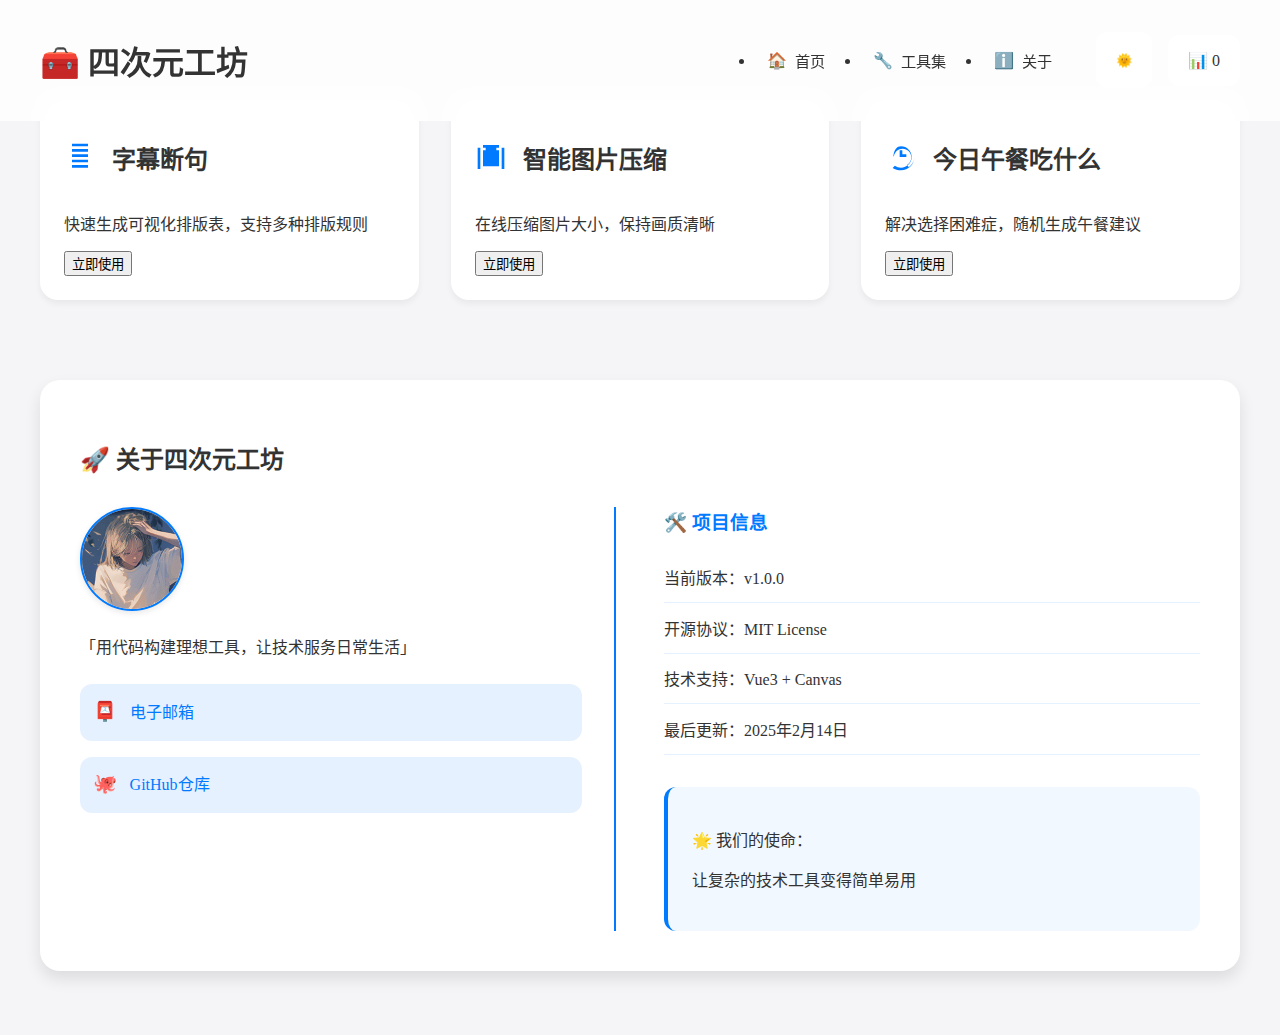
<file: index.html>
<!DOCTYPE html>
<html lang="zh-CN">
<head>
    <meta charset="UTF-8">
    <meta name="viewport" content="width=device-width, initial-scale=1.0">
    <title>四次元工坊</title>
    <link rel="stylesheet" href="styles.css">
</head>
<body>
    <!-- 导航栏 -->
    <nav class="main-nav">
        <div class="nav-container">
            <h1 class="logo">🧰 四次元工坊</h1>
            <div class="nav-group">
                <!-- 主要导航 -->
                <ul class="nav-links">
                    <li><a href="#" class="nav-item home-link">🏠<span class="nav-text">首页</span></a></li>
                    <li><a href="#tools" class="nav-item">🔧<span class="nav-text">工具集</span></a></li>
                    <li><a href="#about" class="nav-item">ℹ️<span class="nav-text">关于</span></a></li>
                </ul>
                
                <!-- 功能控制区 -->
                <div class="nav-controls">
                    <div class="control-item">
                        <button class="theme-toggle">
                            <span class="light-mode">🌞</span>
                            <span class="dark-mode">🌙</span>
                        </button>
                    </div>
                    <div class="control-item stats">
                        <div class="usage-counter">
                            <span class="stats-icon">📈</span>
                            <span class="stats-count">0</span>
                        </div>
                    </div>
                </div>
            </div>
        </div>
    </nav>

    <!-- 工具展示区 -->
    <main class="tool-container">
        <!-- 单个工具卡片 -->
        <article class="tool-card" data-tool="zimupaiban">
            <div class="card-header">
                <svg class="tool-icon" viewBox="0 0 24 24">
                    <path d="M6 2h12v2H6V2zm0 4h12v2H6V6zm0 4h12v2H6v-2zm0 4h12v2H6v-2zm0 4h12v2H6v-2z"/>
                </svg>
                <h2>字幕断句</h2>
            </div>
            <p>快速生成可视化排版表，支持多种排版规则</p>
            <button class="open-tool">立即使用</button>
        </article>

        <!-- 图片压缩工具卡片 -->
        <article class="tool-card" data-tool="tupianyasuo">
            <div class="card-header">
                <svg class="tool-icon" viewBox="0 0 24 24">
                    <path d="M8 5h8v2H8V5zm10 14H6V7h12v12zm0-14H6V3h12v2zM4 21h16V5h2v16H2V5h2v16z"/>
                </svg>
                <h2>智能图片压缩</h2>
            </div>
            <p>在线压缩图片大小，保持画质清晰</p>
            <button class="open-tool">立即使用</button>
        </article>

        <!-- 新增午餐工具卡片 -->
        <article class="tool-card" data-tool="lunch">
            <div class="card-header">
                <svg class="tool-icon" viewBox="0 0 24 24">
                    <path d="M12 2c5.5 0 10 4.5 10 10 0 3.2-1.7 6-4.2 7.6l-1.1-1.8c1.8-1.1 3-3.1 3-5.4 0-3.6-2.9-6.5-6.5-6.5-3.3 0-6 2.4-6.5 5.5H6.3C6.8 6.3 9.1 4 12 4c4.4 0 8 3.6 8 8s-3.6 8-8 8c-1.7 0-3.3-.5-4.6-1.4l-1.7 1.7C7.5 21.5 9.7 22 12 22c5.5 0 10-4.5 10-10S17.5 2 12 2zm-1 5v5h5v-2h-3V7h-2z"/>
                </svg>
                <h2>今日午餐吃什么</h2>
            </div>
            <p>解决选择困难症，随机生成午餐建议</p>
            <button class="open-tool">立即使用</button>
        </article>
    </main>

    <!-- 工具加载容器 -->
    <div class="tool-iframe-container">
        <iframe class="tool-frame" frameborder="0"></iframe>
    </div>

    <!-- 在工具加载容器之后添加 -->
    <section id="about" class="about-section">
        <div class="about-container">
            <h2>🚀 关于四次元工坊</h2>
            <div class="about-content">
                <!-- 开发者信息 -->
                <div class="author-card">
                    <div class="author-header">
                        <img src="images/avatar.jpg" 
                             class="avatar"
                             alt="开发者头像"
                             loading="lazy">
                    </div>
                    <div class="author-bio">
                        <p>「用代码构建理想工具，让技术服务日常生活」</p>
                        <div class="social-links">
                            <a href="mailto:yuxiaobei@example.com" class="social-link">
                                <span class="emoji">📮</span> 电子邮箱
                            </a>
                            <a href="https://github.com/YuXiaobei233" target="_blank" class="social-link">
                                <span class="emoji">🐙</span> GitHub仓库
                            </a>
                        </div>
                    </div>
                </div>

                <!-- 项目信息 -->
                <div class="project-card">
                    <h3>🛠️ 项目信息</h3>
                    <ul class="project-details">
                        <li>当前版本：v1.0.0</li>
                        <li>开源协议：MIT License</li>
                        <li>技术支持：Vue3 + Canvas</li>
                        <li>最后更新：2025年2月14日</li>
                    </ul>
                    <div class="project-slogan">
                        <p>🌟 我们的使命：</p>
                        <p>让复杂的技术工具变得简单易用</p>
                    </div>
                </div>
            </div>
        </div>
    </section>

    <script src="app.js"></script>
</body>
</html>
</file>
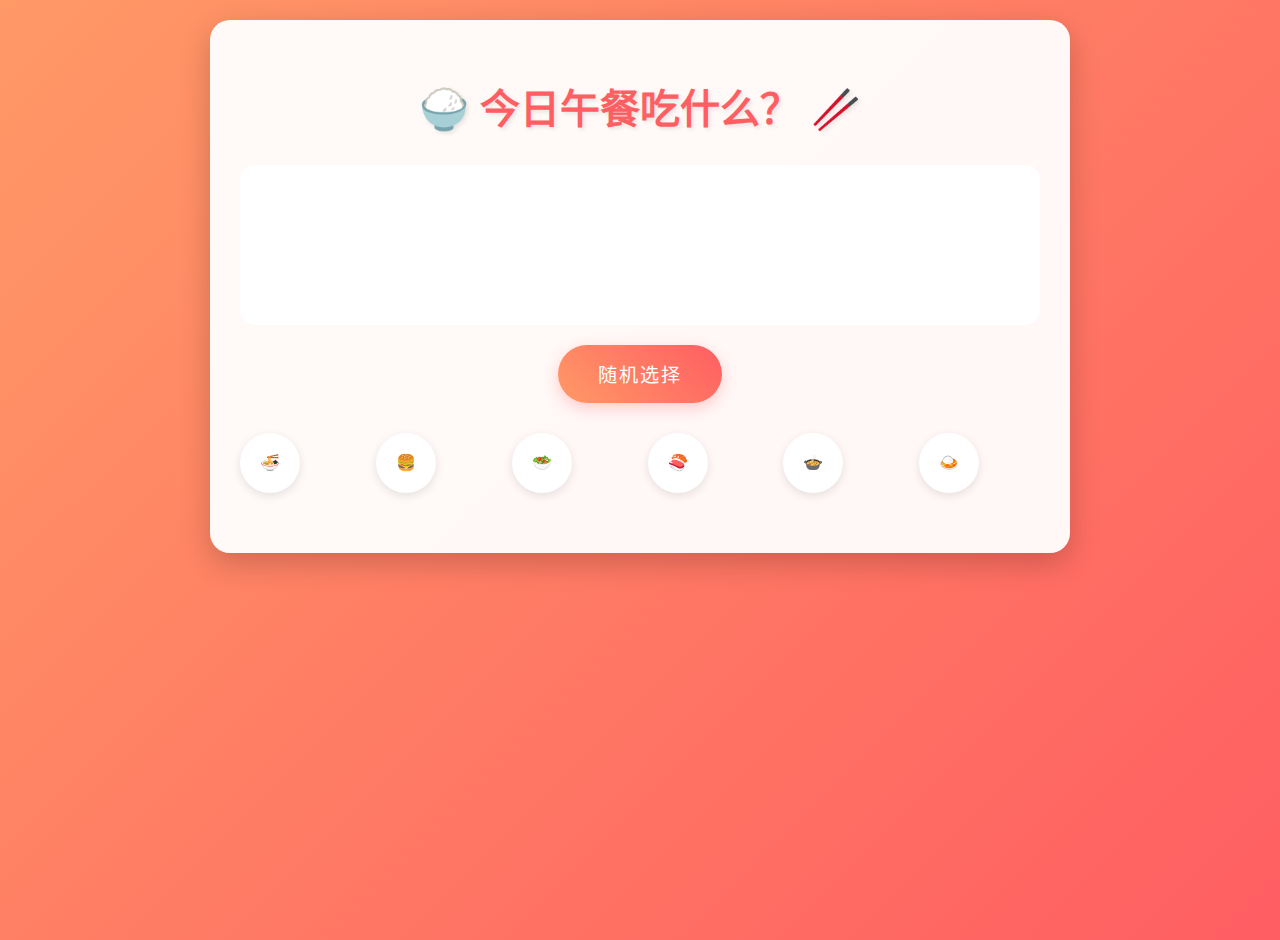
<file: zhongwuchishenmo.html>
<!DOCTYPE html>
<html lang="zh-CN" class="tool-page">
<head>
    <meta charset="UTF-8">
    <meta name="viewport" content="width=device-width, initial-scale=1.0">
    <title>今日午餐吃什么？</title>
    <style>
        /* 独立页面样式 */
        .tool-page body {
            font-family: 'Microsoft YaHei', sans-serif;
            background: linear-gradient(135deg, #ff9966, #ff5e62);
            min-height: 100vh;
            display: flex;
            flex-direction: column;
            align-items: center;
            padding: 20px;
            margin: 0;
        }

        /* 基础样式 */
        body {
            font-family: 'Microsoft YaHei', sans-serif;
            background: linear-gradient(135deg, #ff9966, #ff5e62);
            min-height: 100vh;
            display: flex;
            flex-direction: column;
            align-items: center;
            padding: 20px;
        }

        .container {
            background: rgba(255, 255, 255, 0.95);
            border-radius: 20px;
            padding: 30px;
            box-shadow: 0 10px 30px rgba(0,0,0,0.2);
            max-width: 800px;
            width: 90%;
            text-align: center;
        }

        h1 {
            color: #ff5e62;
            font-size: 2.5em;
            margin-bottom: 30px;
            text-shadow: 2px 2px 4px rgba(0,0,0,0.1);
        }

        /* 食物展示区 */
        .food-display {
            background: #fff;
            border-radius: 15px;
            padding: 20px;
            margin: 20px 0;
            min-height: 120px;
            display: flex;
            align-items: center;
            justify-content: center;
            position: relative;
            overflow: hidden;
        }

        .food-item {
            font-size: 2em;
            color: #333;
            opacity: 0;
            transform: translateY(20px);
            transition: all 0.5s ease;
            position: absolute;
        }

        .food-item.active {
            opacity: 1;
            transform: translateY(0);
        }

        /* 随机按钮 */
        .random-btn {
            background: linear-gradient(45deg, #ff9966, #ff5e62);
            border: none;
            padding: 15px 40px;
            color: white;
            font-size: 1.2em;
            border-radius: 30px;
            cursor: pointer;
            transition: all 0.3s ease;
            box-shadow: 0 5px 15px rgba(255,94,98,0.3);
            text-transform: uppercase;
            letter-spacing: 2px;
        }

        .random-btn:hover {
            transform: scale(1.05);
            box-shadow: 0 8px 20px rgba(255,94,98,0.4);
        }

        .random-btn:active {
            transform: scale(0.95);
        }

        /* 食物图标 */
        .food-icons {
            display: grid;
            grid-template-columns: repeat(auto-fit, minmax(60px, 1fr));
            gap: 15px;
            margin: 30px 0;
        }

        .food-icon {
            width: 60px;
            height: 60px;
            background: #fff;
            border-radius: 50%;
            display: flex;
            align-items: center;
            justify-content: center;
            box-shadow: 0 3px 10px rgba(0,0,0,0.1);
            animation: float 3s ease-in-out infinite;
        }

        @keyframes float {
            0%, 100% { transform: translateY(0); }
            50% { transform: translateY(-10px); }
        }
    </style>
</head>
<body>
    <div class="container">
        <h1>🍚 今日午餐吃什么？ 🥢</h1>
        
        <div class="food-display">
            <div class="food-item" id="foodResult">点击按钮开始随机</div>
        </div>

        <button class="random-btn" onclick="pickFood()">随机选择</button>

        <div class="food-icons">
            <div class="food-icon">🍜</div>
            <div class="food-icon">🍔</div>
            <div class="food-icon">🥗</div>
            <div class="food-icon">🍣</div>
            <div class="food-icon">🍲</div>
            <div class="food-icon">🍛</div>
        </div>
    </div>

    <script>
        const foods = [
            '永和大王', '快餐', '东北大馅水饺', '土豆片夹馍',
            '冒菜', '麻辣拌', '高老庄葫芦头', '朝花里青花椒鱼',
            '利姐酱香面馆', '母鸡汤泡饼', '胡珍珍猪肘饭', '赵记羊杂',
            '赵天琦米线', '正宗裤带面', '面片', '袁家村',
            '新疆大盘鸡', '兰州牛肉面', '石锅饭', '烩饼', '麻食', 
            '砂锅杨', '面皮', '坤姐快餐', '菠菜面', '黄焖鸡',
        ];

        function pickFood() {
            const resultElement = document.getElementById('foodResult');
            resultElement.classList.remove('active');
            
            setTimeout(() => {
                const randomIndex = Math.floor(Math.random() * foods.length);
                resultElement.textContent = foods[randomIndex];
                resultElement.classList.add('active');
            }, 300);
        }
    </script>
</body>
</html>
</file>
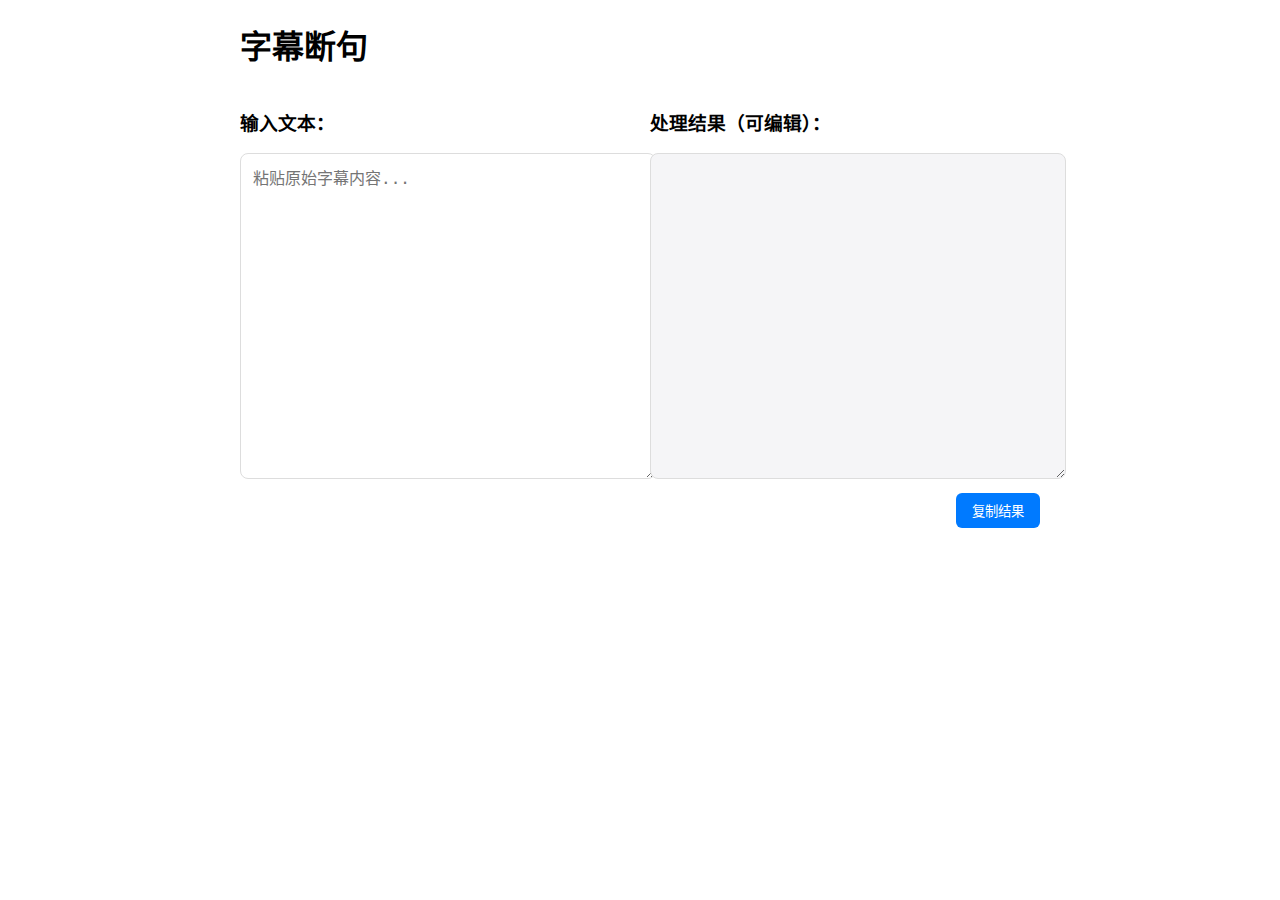
<file: zimupaiban.html>
<!DOCTYPE html>
<html lang="zh-CN">
<head>
    <meta charset="UTF-8">
    <title>字幕断句</title>
    <style>
        /* 符合苹果设计规范的界面样式 */
        body {
            font-family: -apple-system, system-ui;
            max-width: 800px;
            margin: 20px auto;
            padding: 0 20px;
        }
        .container {
            display: grid;
            grid-template-columns: 1fr 1fr;
            gap: 20px;
        }
        textarea {
            width: 100%;
            height: 300px;
            padding: 12px;
            border: 1px solid #ddd;
            border-radius: 8px;
            font-size: 16px;
            line-height: 1.6;
        }
        #preview {
            white-space: pre-wrap;
            background: #f5f5f7;
            padding: 12px;
            border-radius: 8px;
        }
        .editable-result {
            background: white;
            border: 1px solid #ddd;
            resize: vertical; /* 允许垂直调整大小 */
        }
    </style>
</head>
<body>
    <h1>字幕断句</h1>
    <div class="container">
        <div>
            <h3>输入文本：</h3>
            <textarea id="input" placeholder="粘贴原始字幕内容..."></textarea>
        </div>
        <div>
            <h3>处理结果（可编辑）：</h3>
            <textarea id="preview" class="editable-result"></textarea>
            <button id="copyBtn" style="margin-top: 10px; padding: 8px 16px; background: #007AFF; color: white; border: none; border-radius: 6px; cursor: pointer; float: right;">
                复制结果
            </button>
        </div>
    </div>

    <script>
        function processSubtitles(text) {
            // 新增：删除所有空格
            text = text.replace(/\s+/g, '');
            
            const lineBreakers = new Set(['，', '。', '；']);
            let result = '';
            let currentLine = '';

            for (const char of text) {
                if (lineBreakers.has(char)) {
                    result += currentLine + '\n';
                    currentLine = '';
                } else if (char === '？') {
                    currentLine += char;
                    result += currentLine + '\n';
                    currentLine = '';
                } else {
                    currentLine += char;
                }
            }
            return result + currentLine;
        }

        // 修改为同步两个文本框
        const inputArea = document.getElementById('input');
        const previewArea = document.getElementById('preview');
        
        inputArea.addEventListener('input', (e) => {
            previewArea.value = processSubtitles(e.target.value);
        });

        // 新增结果区域编辑同步功能
        previewArea.addEventListener('input', (e) => {
            inputArea.value = e.target.value.replace(/\n/g, '');
        });

        document.getElementById('copyBtn').addEventListener('click', () => {
            const text = document.getElementById('preview').value;
            navigator.clipboard.writeText(text).then(() => {
                alert('复制成功！');
            });
        });
    </script>
</body>
</html>
</file>
<file: styles.css>
:root {
    --primary-color: #007AFF;
    --background: #F5F5F7;
    --card-bg: #FFFFFF;
}

:root.dark {
    --primary-color: #0A84FF;
    --background: #1C1C1E;
    --card-bg: #2C2C2E;
    --text-color: #FFFFFF;
}

body {
    margin: 0;
    font-family: -apple-system, BlinkMacSystemFont, 'Segoe UI', Roboto, Oxygen, Ubuntu, Cantarell;
    background: var(--background);
    color: var(--text-color, #333);
}

/* 导航栏样式 */
.main-nav {
    background: rgba(255,255,255,0.8);
    backdrop-filter: blur(10px);
    position: fixed;
    width: 100%;
    top: 0;
    z-index: 100;
}

.nav-container {
    max-width: 1200px;
    margin: 0 auto;
    padding: 1rem;
    display: flex;
    justify-content: space-between;
    align-items: center;
}

/* 工具卡片布局 */
.tool-container {
    max-width: 1200px;
    margin: 80px auto 2rem;
    padding: 1rem;
    display: grid;
    grid-template-columns: repeat(auto-fit, minmax(300px, 1fr));
    gap: 2rem;
}

.tool-card {
    background: var(--card-bg);
    border-radius: 18px;
    padding: 1.5rem;
    box-shadow: 0 4px 6px rgba(0,0,0,0.05);
    transition: transform 0.2s ease;
    cursor: pointer;
}

.tool-card:hover {
    transform: translateY(-5px);
}

.card-header {
    display: flex;
    align-items: center;
    gap: 1rem;
    margin-bottom: 1rem;
}

.tool-icon {
    width: 32px;
    height: 32px;
    fill: var(--primary-color);
}

/* 工具加载容器 */
.tool-iframe-container {
    position: fixed;
    top: 0;
    left: 0;
    right: 0;
    bottom: 0;
    background: rgba(0,0,0,0.8);
    display: none;
    justify-content: center;
    align-items: center;
    z-index: 1000;
}

.tool-frame {
    width: 90%;
    height: 80%;
    border-radius: 15px;
    background: white;
    border: none;
}

/* 新版导航栏样式 */
.nav-group {
    display: flex;
    align-items: center;
    gap: 2rem;
}

.nav-links {
    display: flex;
    gap: 1.5rem;
    margin: 0;
    padding: 0;
}

.nav-item {
    display: flex;
    align-items: center;
    gap: 8px;
    padding: 12px;
    border-radius: 10px;
    transition: all 0.3s ease;
    color: inherit;
    text-decoration: none;
}

.nav-item:hover {
    background: rgba(255,255,255,0.1);
}

.nav-text {
    font-size: 0.95rem;
}

/* 控制区样式 */
.nav-controls {
    display: flex;
    align-items: center;
    gap: 1rem;
    margin-left: auto;
}

.control-item {
    position: relative;
    padding: 8px;
    border-radius: 12px;
    background: var(--card-bg);
    transition: transform 0.2s ease;
}

.control-item:hover {
    transform: translateY(-2px);
}

/* 统计样式 */
.usage-counter {
    display: flex;
    align-items: center;
    gap: 8px;
    padding: 8px 12px;
}

.stats-icon {
    font-size: 1.1rem;
}

.stats-count {
    font-weight: 600;
    color: var(--primary-color);
}

/* 主题切换按钮 */
.theme-toggle {
    position: relative;
    width: 40px;
    height: 40px;
    display: flex;
    align-items: center;
    justify-content: center;
    border: none;
    background: none;
    cursor: pointer;
}

.light-mode, .dark-mode {
    position: absolute;
    transition: all 0.3s cubic-bezier(0.4, 0, 0.2, 1);
}

.dark .light-mode {
    opacity: 0;
    transform: rotate(-90deg);
}

.dark-mode {
    opacity: 0;
    transform: rotate(90deg);
}

.dark .dark-mode {
    opacity: 1;
    transform: rotate(0);
}

/* 添加首页按钮激活状态 */
.home-link:hover {
    transform: scale(1.05);
}
.home-link:active {
    transform: scale(0.95);
}

/* 关于页面样式 */
.about-section {
    max-width: 1200px;
    margin: 4rem auto;
    padding: 0 2rem;
}

.about-container {
    background: var(--card-bg);
    border-radius: 20px;
    padding: 2.5rem;
    box-shadow: 0 8px 16px rgba(0,0,0,0.1);
}

.about-content {
    display: grid;
    grid-template-columns: 1fr 1fr;
    gap: 3rem;
    margin-top: 2rem;
}

/* 作者卡片 */
.author-card {
    border-right: 2px solid var(--primary-color);
    padding-right: 2rem;
}

.author-header {
    display: flex;
    align-items: center;
    gap: 1.5rem;
    margin-bottom: 1.5rem;
}

.author-avatar {
    width: 80px;
    height: 80px;
    border-radius: 50%;
    border: 3px solid var(--primary-color);
    transition: transform 0.3s ease;
    object-fit: cover;
    background: url('[data-uri]') 
                no-repeat center/cover;
}

.author-avatar:hover {
    transform: rotate(15deg);
}

.author-titles h3 {
    margin: 0;
    font-size: 1.8rem;
    color: var(--primary-color);
}

.author-titles p {
    margin: 0.5rem 0 0;
    opacity: 0.8;
}

.author-bio {
    line-height: 1.6;
}

.social-links {
    margin-top: 1.5rem;
    display: flex;
    flex-direction: column;
    gap: 1rem;
}

.social-link {
    display: flex;
    align-items: center;
    gap: 0.8rem;
    padding: 0.8rem;
    border-radius: 12px;
    background: rgba(0,122,255,0.1);
    color: var(--primary-color);
    text-decoration: none;
    transition: all 0.2s ease;
}

.social-link:hover {
    background: rgba(0,122,255,0.2);
    transform: translateX(10px);
}

.emoji {
    font-size: 1.2rem;
}

/* 项目信息 */
.project-card h3 {
    margin-top: 0;
    color: var(--primary-color);
}

.project-details {
    list-style: none;
    padding: 0;
}

.project-details li {
    padding: 0.8rem 0;
    border-bottom: 1px solid rgba(0,122,255,0.1);
}

.project-slogan {
    margin-top: 2rem;
    padding: 1.5rem;
    background: rgba(0,122,255,0.05);
    border-radius: 12px;
    border-left: 4px solid var(--primary-color);
}

@media (max-width: 768px) {
    .about-content {
        grid-template-columns: 1fr;
    }
    .author-card {
        border-right: none;
        padding-right: 0;
        border-bottom: 2px solid var(--primary-color);
        padding-bottom: 2rem;
    }
}

.avatar {
    width: 100px;
    height: 100px;
    border-radius: 50%;
    object-fit: cover;
    border: 2px solid var(--primary-color);
    box-shadow: 0 2px 6px rgba(0,0,0,0.1);
}
</file>
